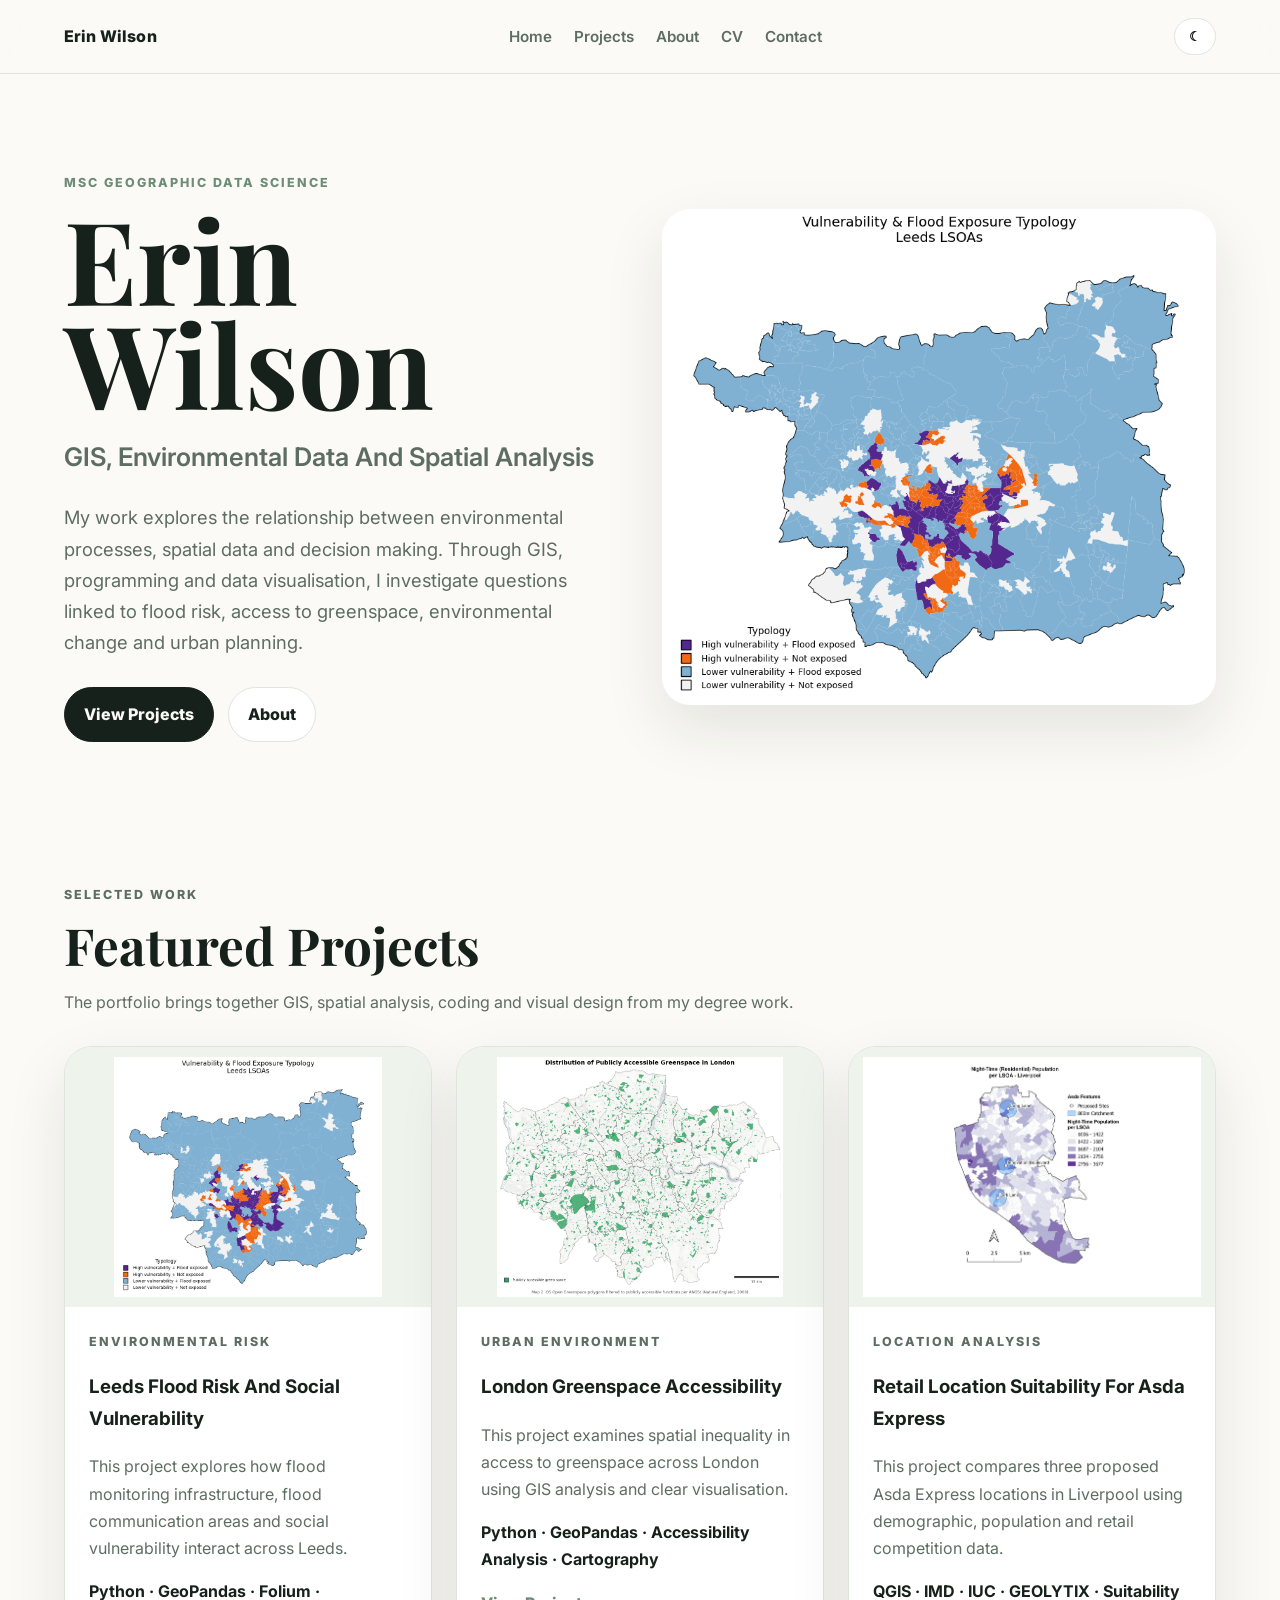
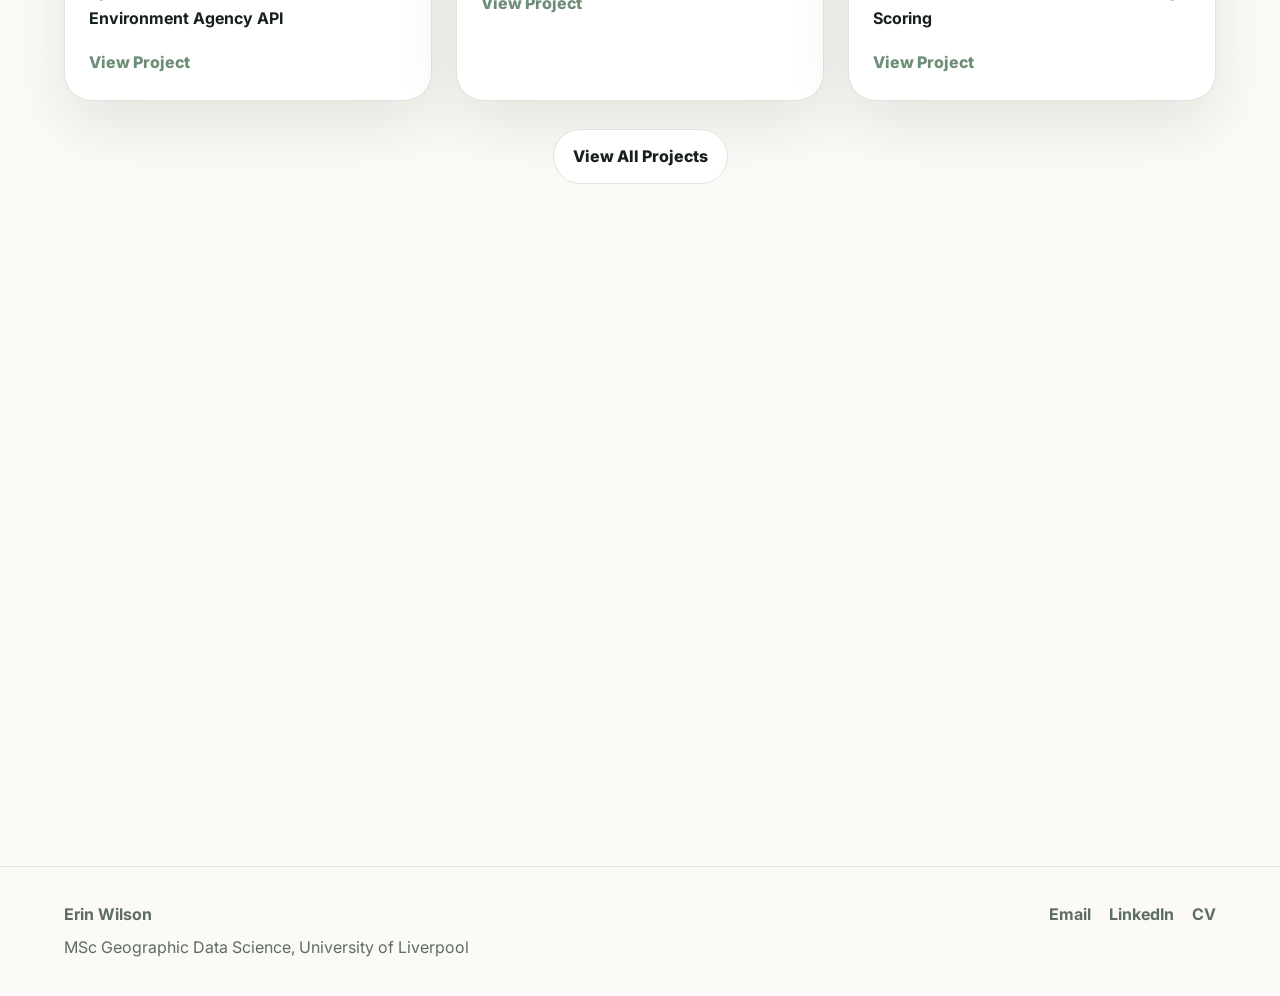
<file: index.html>
<!doctype html>
<html lang="en">
<head>
  <meta charset="utf-8">
  <meta name="viewport" content="width=device-width, initial-scale=1">
  <title>Erin Wilson Portfolio</title>
  <meta name="description" content="Portfolio of Erin Wilson, MSc Geographic Data Science student at the University of Liverpool.">
  <link rel="preconnect" href="https://fonts.googleapis.com">
  <link rel="preconnect" href="https://fonts.gstatic.com" crossorigin>
  <link href="https://fonts.googleapis.com/css2?family=Inter:wght@400;500;600;700;800&family=Playfair+Display:wght@600;700&display=swap" rel="stylesheet">
  <link rel="stylesheet" href="styles.css">
</head>
<body>
<header class="nav">
  <a class="brand" href="index.html">Erin Wilson</a>
  <button class="menu-button" aria-label="Open navigation" type="button">Menu</button>
  <nav>
    <a href="index.html">Home</a>
    <a href="projects.html">Projects</a>
    <a href="about.html">About</a>
    <a href="cv.html">CV</a>
    <a href="contact.html">Contact</a>
  </nav>
  <button class="theme-toggle" type="button" aria-label="Toggle light and dark mode">☾</button>
</header>
<main>

<section class="hero reveal">
  <div class="hero-copy">
    <p class="label">MSc Geographic Data Science</p>
    <h1>Erin Wilson</h1>
    <p class="subtitle">GIS, Environmental Data And Spatial Analysis</p>
    <p class="intro">My work explores the relationship between environmental processes, spatial data and decision making. Through GIS, programming and data visualisation, I investigate questions linked to flood risk, access to greenspace, environmental change and urban planning.</p>
    <div class="actions"><a class="button" href="projects.html">View Projects</a><a class="button quiet" href="about.html">About</a></div>
  </div>
  <button class="hero-image" data-lightbox="Assignment1_envs456_9_0.png"><img src="Assignment1_envs456_9_0.png" alt="Interactive flood risk map visual"></button>
</section>
<section class="section reveal">
  <div class="section-heading"><p class="label">Selected Work</p><h2>Featured Projects</h2><p>The portfolio brings together GIS, spatial analysis, coding and visual design from my degree work.</p></div>
  <div class="project-grid"><article class="project-card reveal">
  <a class="image-link" href="leeds-flood-risk.html"><img src="Assignment1_envs456_9_0.png" alt="Leeds Flood Risk And Social Vulnerability"></a>
  <div class="card-body"><p class="label">Environmental Risk</p><h3>Leeds Flood Risk And Social Vulnerability</h3><p>This project explores how flood monitoring infrastructure, flood communication areas and social vulnerability interact across Leeds.</p><p class="tools-line">Python · GeoPandas · Folium · Environment Agency API</p><a class="text-link" href="leeds-flood-risk.html">View Project</a></div>
</article><article class="project-card reveal">
  <a class="image-link" href="london-greenspace-access.html"><img src="envs456_assignment2_16_0.png" alt="London Greenspace Accessibility"></a>
  <div class="card-body"><p class="label">Urban Environment</p><h3>London Greenspace Accessibility</h3><p>This project examines spatial inequality in access to greenspace across London using GIS analysis and clear visualisation.</p><p class="tools-line">Python · GeoPandas · Accessibility Analysis · Cartography</p><a class="text-link" href="london-greenspace-access.html">View Project</a></div>
</article><article class="project-card reveal">
  <a class="image-link" href="asda-location-suitability.html"><img src="asda_4.png" alt="Retail Location Suitability For Asda Express"></a>
  <div class="card-body"><p class="label">Location Analysis</p><h3>Retail Location Suitability For Asda Express</h3><p>This project compares three proposed Asda Express locations in Liverpool using demographic, population and retail competition data.</p><p class="tools-line">QGIS · IMD · IUC · GEOLYTIX · Suitability Scoring</p><a class="text-link" href="asda-location-suitability.html">View Project</a></div>
</article></div>
  <div class="center"><a class="button quiet" href="projects.html">View All Projects</a></div>
</section>
<section class="split-section reveal">
  <div><p class="label">Current Direction</p><h2>Environmental Data Science</h2></div>
  <div class="panel"><p>I am particularly interested in the use of geospatial data to understand environmental risk, climate resilience and urban systems. My current work is moving towards rainfall driven flood risk modelling using machine learning and UK climate projection data.</p><p>The dissertation section will become the main project once the final research and outputs are complete.</p></div>
</section>
<section class="section reveal">
  <div class="skills-minimal"><span>Python</span><span>R</span><span>QGIS</span><span>ArcGIS Pro</span><span>SQL</span><span>GeoPandas</span><span>Folium</span><span>Spatial Statistics</span><span>Machine Learning</span><span>Cartography</span></div>
</section>
</main>
<footer class="footer">
  <div>
    <strong>Erin Wilson</strong>
    <p>MSc Geographic Data Science, University of Liverpool</p>
  </div>
  <div class="footer-links">
    <a href="mailto:ErinMeganWilson@gmail.com">Email</a>
    <a href="https://www.linkedin.com/in/erinwil" target="_blank" rel="noopener">LinkedIn</a>
    <a href="cv.html">CV</a>
  </div>
</footer>
<div class="lightbox" hidden>
  <button class="close" type="button" aria-label="Close image">×</button>
  <button class="prev" type="button" aria-label="Previous image">‹</button>
  <img alt="Expanded portfolio image">
  <button class="next" type="button" aria-label="Next image">›</button>
</div>
<script src="script.js"></script>
</body>
</html>
</file>
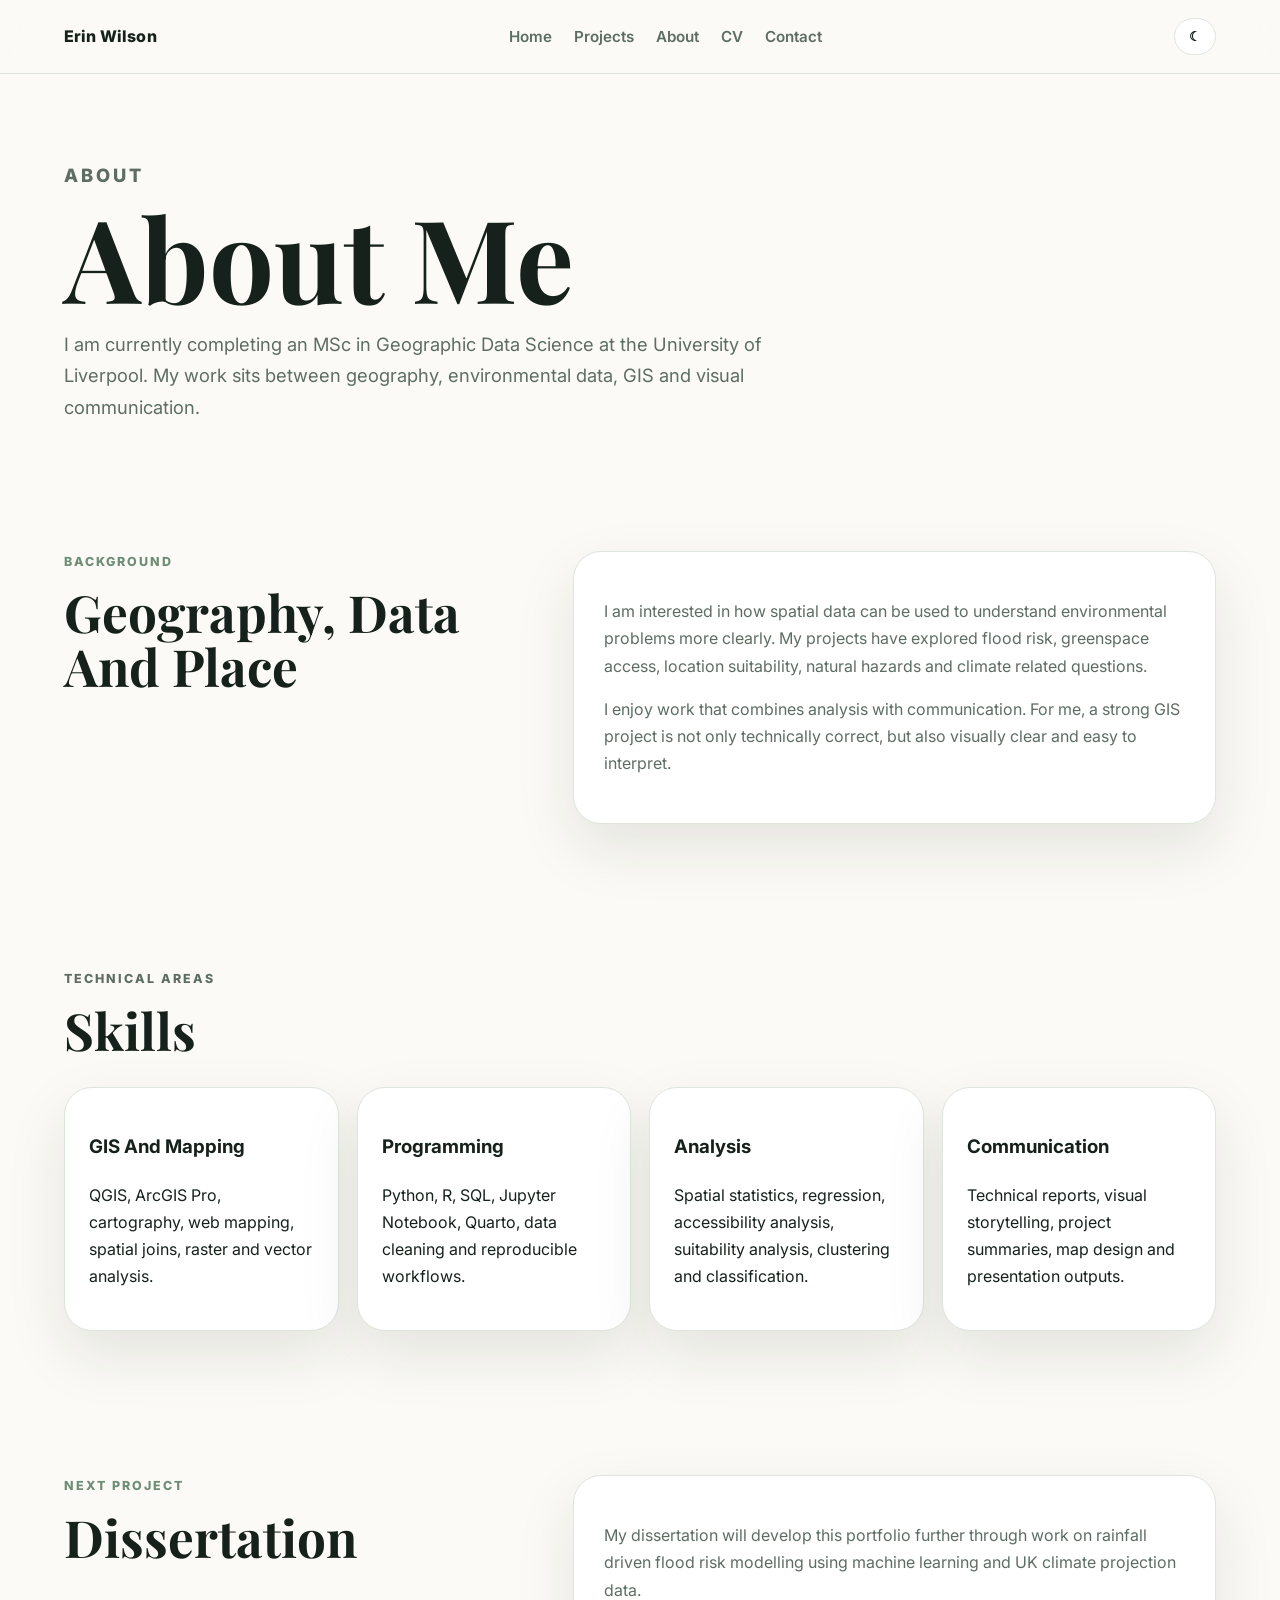
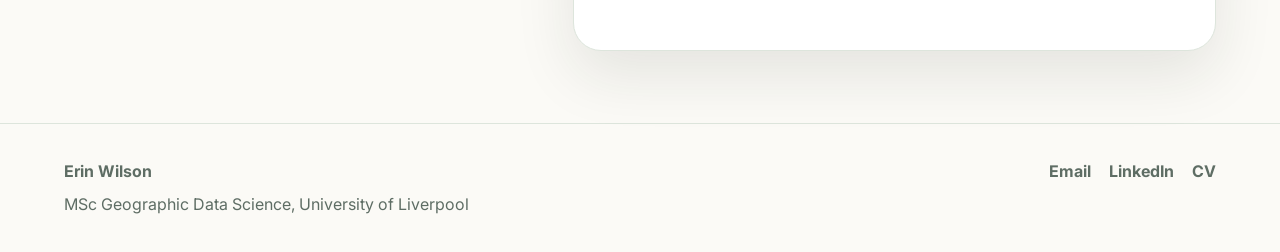
<file: about.html>
<!doctype html>
<html lang="en">
<head>
  <meta charset="utf-8">
  <meta name="viewport" content="width=device-width, initial-scale=1">
  <title>About | Erin Wilson Portfolio</title>
  <meta name="description" content="Portfolio of Erin Wilson, MSc Geographic Data Science student at the University of Liverpool.">
  <link rel="preconnect" href="https://fonts.googleapis.com">
  <link rel="preconnect" href="https://fonts.gstatic.com" crossorigin>
  <link href="https://fonts.googleapis.com/css2?family=Inter:wght@400;500;600;700;800&family=Playfair+Display:wght@600;700&display=swap" rel="stylesheet">
  <link rel="stylesheet" href="styles.css">
</head>
<body>
<header class="nav">
  <a class="brand" href="index.html">Erin Wilson</a>
  <button class="menu-button" aria-label="Open navigation" type="button">Menu</button>
  <nav>
    <a href="index.html">Home</a>
    <a href="projects.html">Projects</a>
    <a href="about.html">About</a>
    <a href="cv.html">CV</a>
    <a href="contact.html">Contact</a>
  </nav>
  <button class="theme-toggle" type="button" aria-label="Toggle light and dark mode">☾</button>
</header>
<main>

<section class="page-hero reveal"><p class="label">About</p><h1>About Me</h1><p>I am currently completing an MSc in Geographic Data Science at the University of Liverpool. My work sits between geography, environmental data, GIS and visual communication.</p></section>
<section class="split-section reveal"><div><p class="label">Background</p><h2>Geography, Data And Place</h2></div><div class="panel"><p>I am interested in how spatial data can be used to understand environmental problems more clearly. My projects have explored flood risk, greenspace access, location suitability, natural hazards and climate related questions.</p><p>I enjoy work that combines analysis with communication. For me, a strong GIS project is not only technically correct, but also visually clear and easy to interpret.</p></div></section>
<section class="section reveal"><div class="section-heading"><p class="label">Technical Areas</p><h2>Skills</h2></div><div class="skills-cards"><div><h3>GIS And Mapping</h3><p>QGIS, ArcGIS Pro, cartography, web mapping, spatial joins, raster and vector analysis.</p></div><div><h3>Programming</h3><p>Python, R, SQL, Jupyter Notebook, Quarto, data cleaning and reproducible workflows.</p></div><div><h3>Analysis</h3><p>Spatial statistics, regression, accessibility analysis, suitability analysis, clustering and classification.</p></div><div><h3>Communication</h3><p>Technical reports, visual storytelling, project summaries, map design and presentation outputs.</p></div></div></section>
<section class="split-section reveal"><div><p class="label">Next Project</p><h2>Dissertation</h2></div><div class="panel"><p>My dissertation will develop this portfolio further through work on rainfall driven flood risk modelling using machine learning and UK climate projection data.</p></div></section>
</main>
<footer class="footer">
  <div>
    <strong>Erin Wilson</strong>
    <p>MSc Geographic Data Science, University of Liverpool</p>
  </div>
  <div class="footer-links">
    <a href="mailto:ErinMeganWilson@gmail.com">Email</a>
    <a href="https://www.linkedin.com/in/erinwil" target="_blank" rel="noopener">LinkedIn</a>
    <a href="cv.html">CV</a>
  </div>
</footer>
<div class="lightbox" hidden>
  <button class="close" type="button" aria-label="Close image">×</button>
  <button class="prev" type="button" aria-label="Previous image">‹</button>
  <img alt="Expanded portfolio image">
  <button class="next" type="button" aria-label="Next image">›</button>
</div>
<script src="script.js"></script>
</body>
</html>
</file>
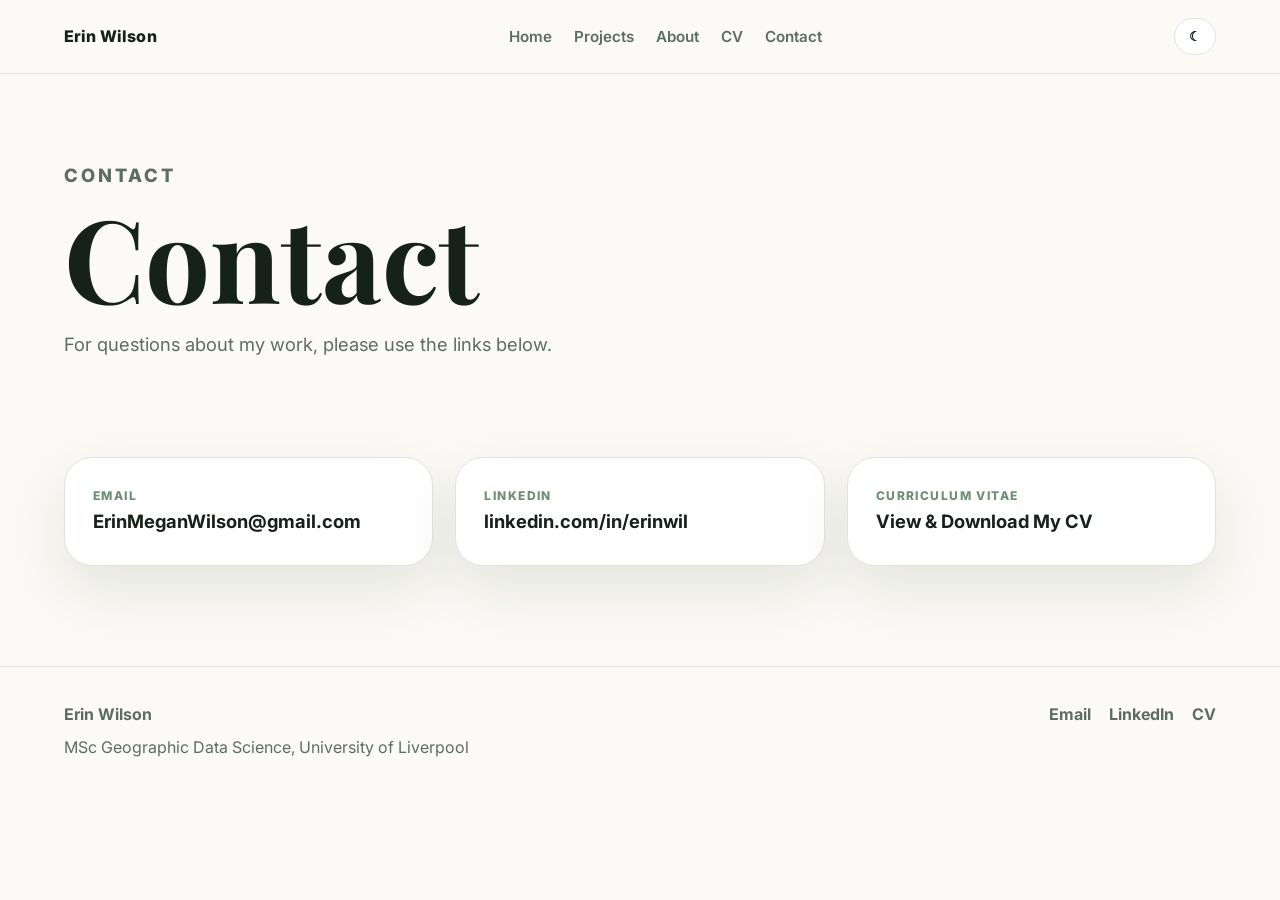
<file: contact.html>
<!doctype html>
<html lang="en">
<head>
  <meta charset="utf-8">
  <meta name="viewport" content="width=device-width, initial-scale=1">
  <title>Contact | Erin Wilson Portfolio</title>
  <meta name="description" content="Portfolio of Erin Wilson, MSc Geographic Data Science student at the University of Liverpool.">
  <link rel="preconnect" href="https://fonts.googleapis.com">
  <link rel="preconnect" href="https://fonts.gstatic.com" crossorigin>
  <link href="https://fonts.googleapis.com/css2?family=Inter:wght@400;500;600;700;800&family=Playfair+Display:wght@600;700&display=swap" rel="stylesheet">
  <link rel="stylesheet" href="styles.css">
</head>
<body>

<header class="nav">
  <a class="brand" href="index.html">Erin Wilson</a>
  <button class="menu-button" aria-label="Open navigation" type="button">Menu</button>
  <nav>
    <a href="index.html">Home</a>
    <a href="projects.html">Projects</a>
    <a href="about.html">About</a>
    <a href="cv.html">CV</a>
    <a href="contact.html">Contact</a>
  </nav>
  <button class="theme-toggle" type="button" aria-label="Toggle light and dark mode">☾</button>
</header>

<main>

<section class="page-hero reveal">
  <p class="label">Contact</p>
  <h1>Contact</h1>
  <p>For questions about my work, please use the links below.</p>
</section>

<section class="contact-grid reveal">

  <a class="contact-card" href="mailto:ErinMeganWilson@gmail.com">
    <span>Email</span>
    <strong>ErinMeganWilson@gmail.com</strong>
  </a>

  <a class="contact-card" href="https://www.linkedin.com/in/erinwil" target="_blank" rel="noopener">
    <span>LinkedIn</span>
    <strong>linkedin.com/in/erinwil</strong>
  </a>

  <a class="contact-card" href="cv.html">
    <span>Curriculum Vitae</span>
    <strong>View & Download My CV</strong>
  </a>

</section>

</main>

<footer class="footer">
  <div>
    <strong>Erin Wilson</strong>
    <p>MSc Geographic Data Science, University of Liverpool</p>
  </div>

  <div class="footer-links">
    <a href="mailto:ErinMeganWilson@gmail.com">Email</a>
    <a href="https://www.linkedin.com/in/erinwil" target="_blank" rel="noopener">LinkedIn</a>
    <a href="cv.html">CV</a>
  </div>
</footer>

<div class="lightbox" hidden>
  <button class="close" type="button" aria-label="Close image">×</button>
  <button class="prev" type="button" aria-label="Previous image">‹</button>
  <img alt="Expanded portfolio image">
  <button class="next" type="button" aria-label="Next image">›</button>
</div>

<script src="script.js"></script>

</body>
</html>
</file>
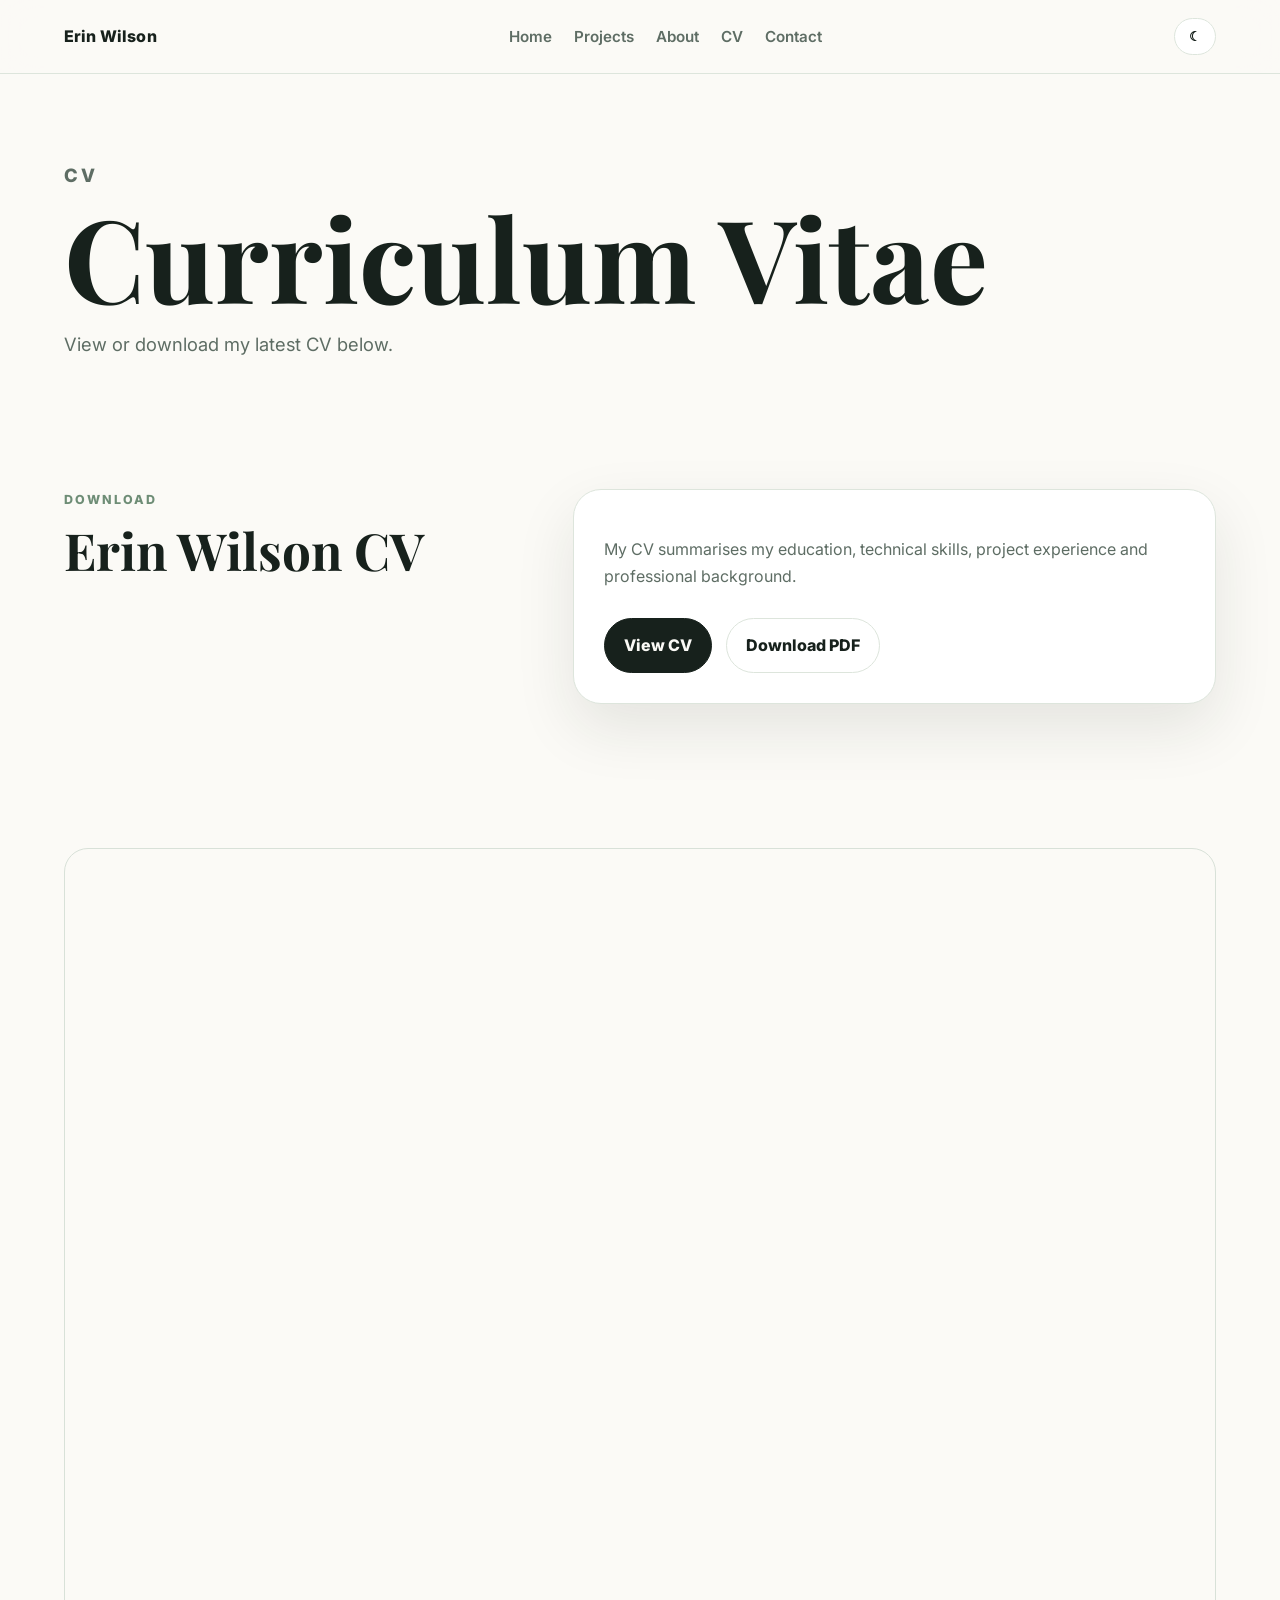
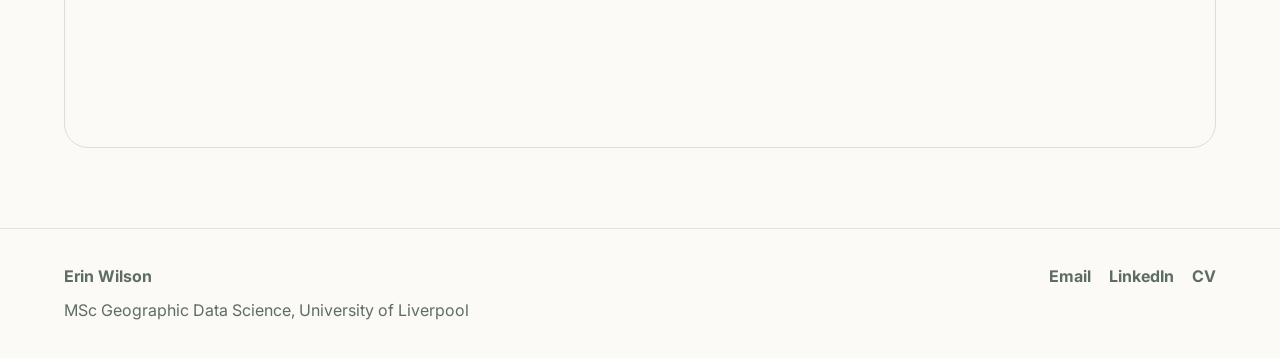
<file: cv.html>
<!doctype html>
<html lang="en">
<head>
  <meta charset="utf-8">
  <meta name="viewport" content="width=device-width, initial-scale=1">
  <title>CV | Erin Wilson Portfolio</title>
  <meta name="description" content="Portfolio of Erin Wilson, MSc Geographic Data Science student at the University of Liverpool.">
  <link rel="preconnect" href="https://fonts.googleapis.com">
  <link rel="preconnect" href="https://fonts.gstatic.com" crossorigin>
  <link href="https://fonts.googleapis.com/css2?family=Inter:wght@400;500;600;700;800&family=Playfair+Display:wght@600;700&display=swap" rel="stylesheet">
  <link rel="stylesheet" href="styles.css">
</head>
<body>
<header class="nav">
  <a class="brand" href="index.html">Erin Wilson</a>
  <button class="menu-button" aria-label="Open navigation" type="button">Menu</button>
  <nav>
    <a href="index.html">Home</a>
    <a href="projects.html">Projects</a>
    <a href="about.html">About</a>
    <a href="cv.html">CV</a>
    <a href="contact.html">Contact</a>
  </nav>
  <button class="theme-toggle" type="button" aria-label="Toggle light and dark mode">☾</button>
</header>
<main>

<section class="page-hero reveal">
  <p class="label">CV</p>
  <h1>Curriculum Vitae</h1>
  <p>View or download my latest CV below.</p>
</section>

<section class="split-section reveal">
  <div>
    <p class="label">Download</p>
    <h2>Erin Wilson CV</h2>
  </div>

  <div class="panel">
    <p>
      My CV summarises my education, technical skills, project experience and professional background.
    </p>

    <div class="actions">
      <a class="button" href="CV_2026.pdf" target="_blank" rel="noopener">View CV</a>
      <a class="button quiet" href="CV_2026.pdf" download>Download PDF</a>
    </div>
  </div>
</section>

<section class="section reveal">
  <iframe 
    src="CV_2026.pdf"
    title="Erin Wilson CV"
    style="width:100%; height:900px; border:1px solid #d8e1d8; border-radius:24px;">
  </iframe>
</section>

</main>
<footer class="footer">
  <div>
    <strong>Erin Wilson</strong>
    <p>MSc Geographic Data Science, University of Liverpool</p>
  </div>
  <div class="footer-links">
    <a href="mailto:ErinMeganWilson@gmail.com">Email</a>
    <a href="https://www.linkedin.com/in/erinwil" target="_blank" rel="noopener">LinkedIn</a>
    <a href="cv.html">CV</a>
  </div>
</footer>
<div class="lightbox" hidden>
  <button class="close" type="button" aria-label="Close image">×</button>
  <button class="prev" type="button" aria-label="Previous image">‹</button>
  <img alt="Expanded portfolio image">
  <button class="next" type="button" aria-label="Next image">›</button>
</div>
<script src="script.js"></script>
</body>
</html>
</file>
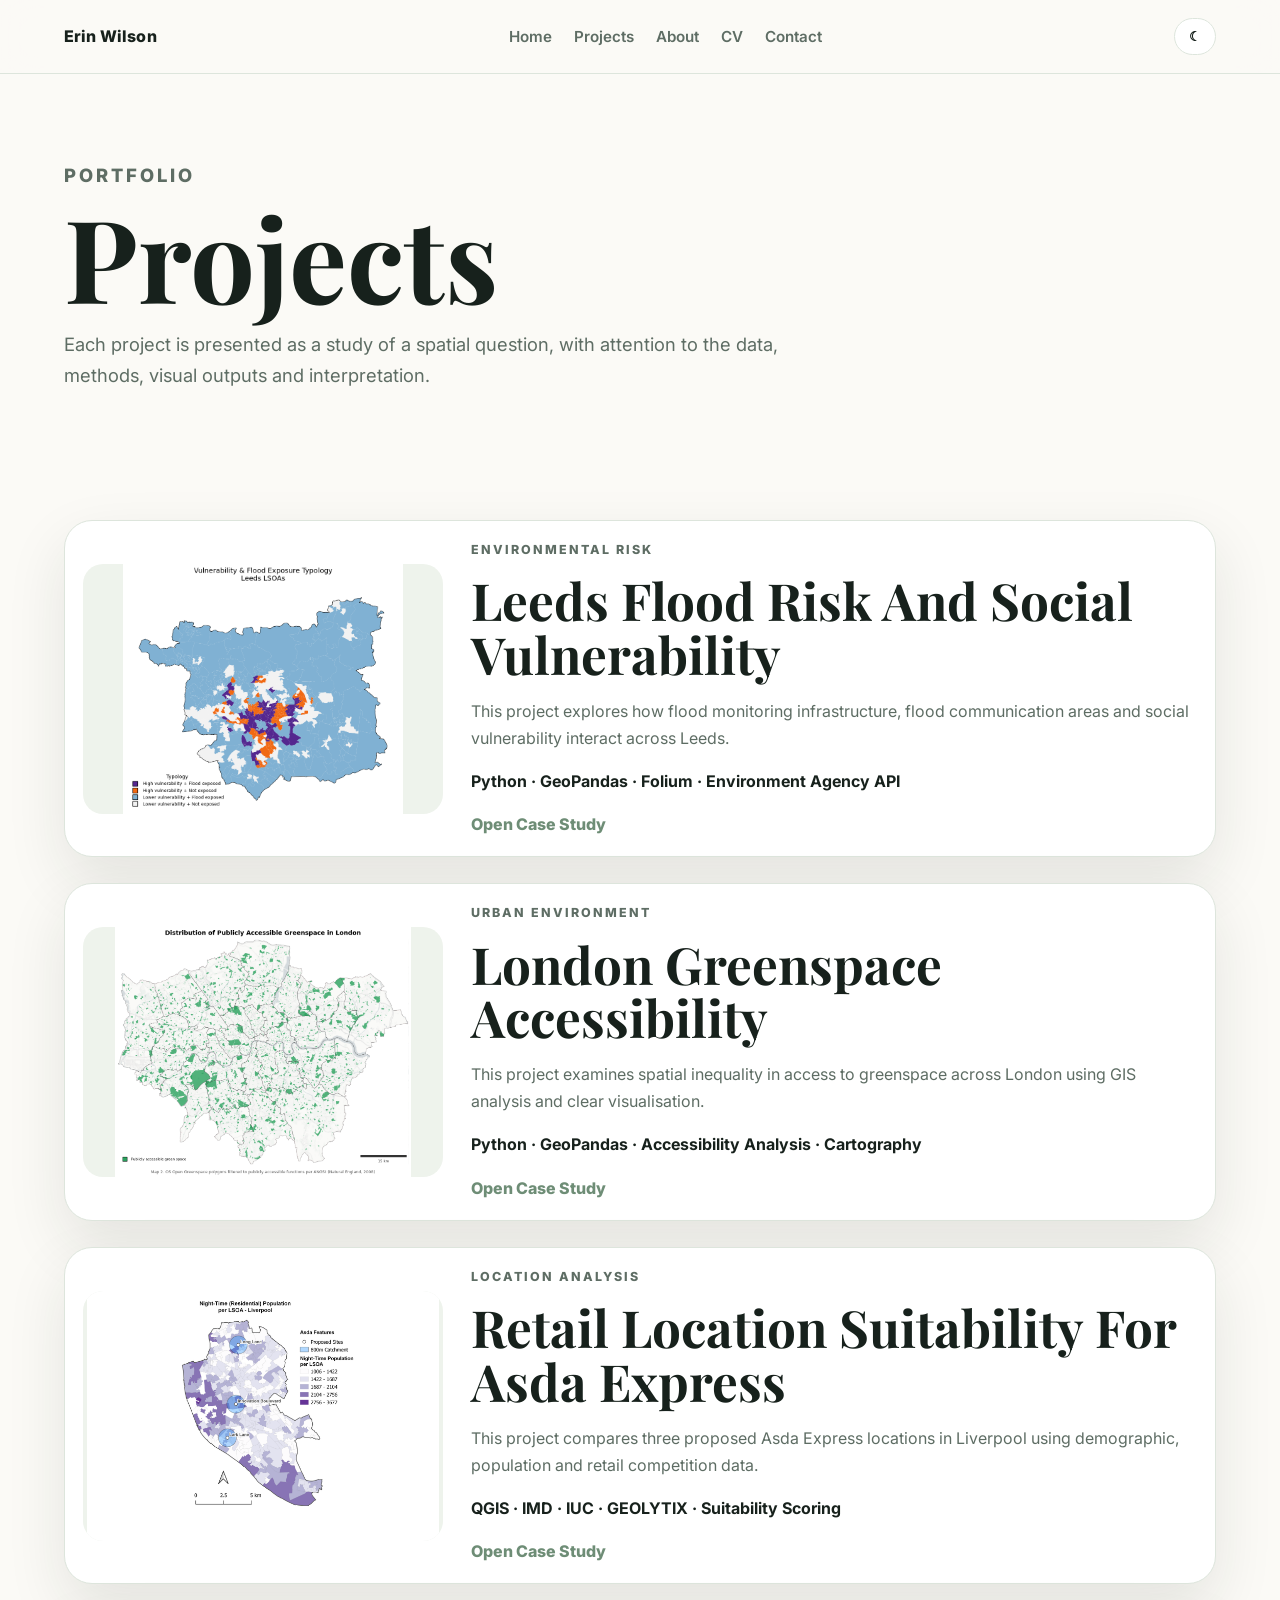
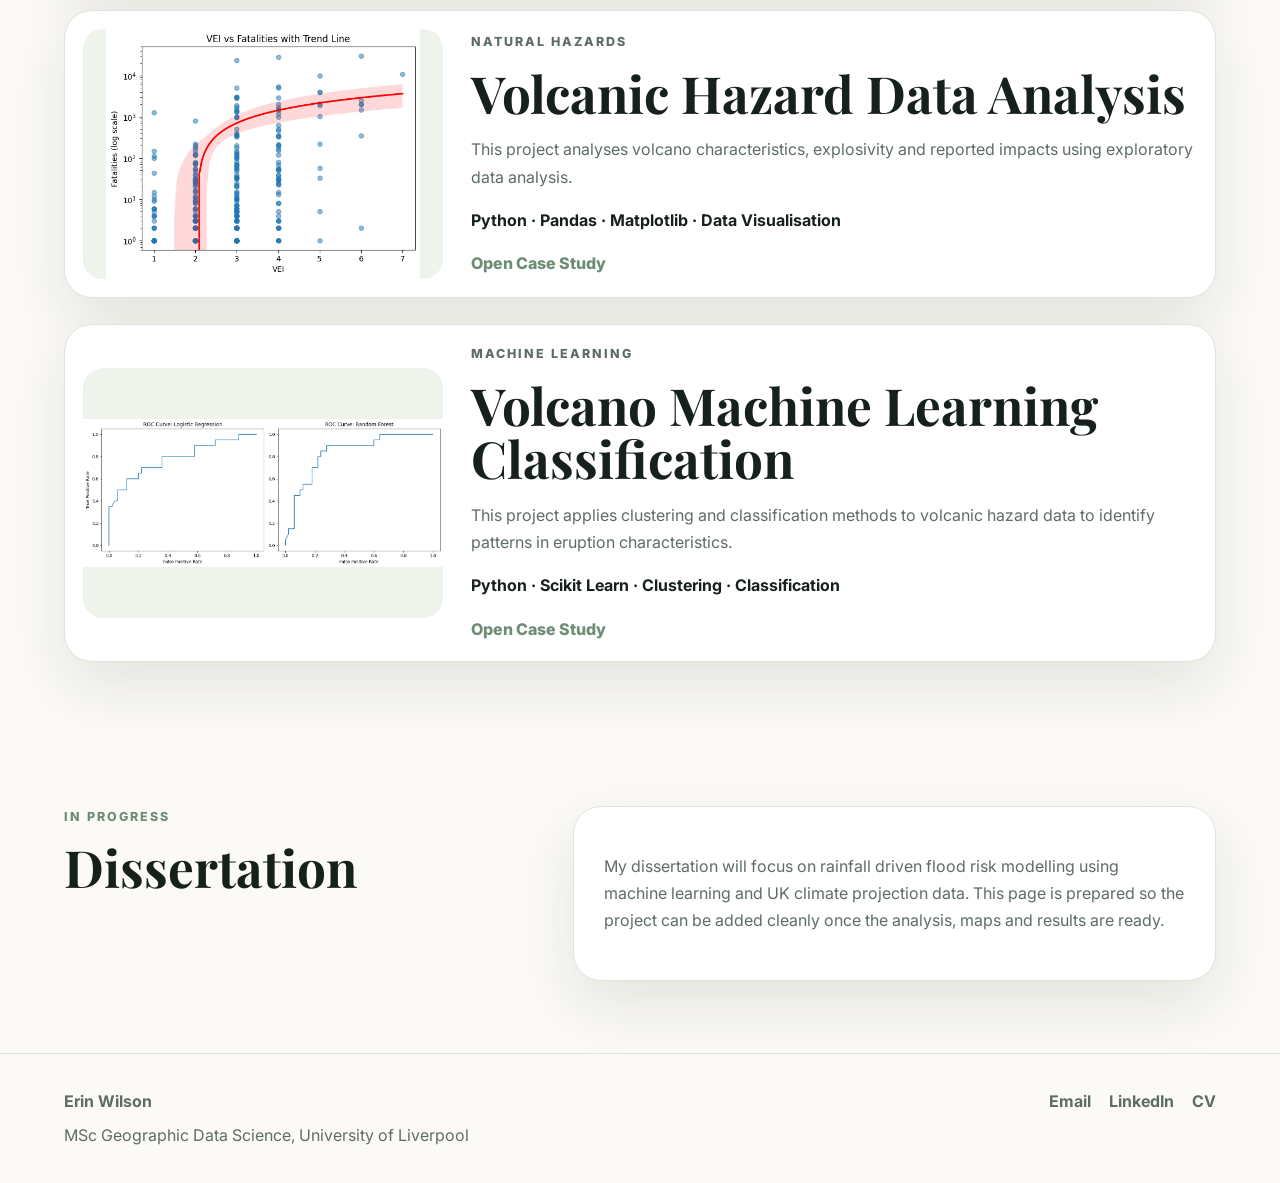
<file: projects.html>
<!doctype html>
<html lang="en">
<head>
  <meta charset="utf-8">
  <meta name="viewport" content="width=device-width, initial-scale=1">
  <title>Projects | Erin Wilson Portfolio</title>
  <meta name="description" content="Portfolio of Erin Wilson, MSc Geographic Data Science student at the University of Liverpool.">
  <link rel="preconnect" href="https://fonts.googleapis.com">
  <link rel="preconnect" href="https://fonts.gstatic.com" crossorigin>
  <link href="https://fonts.googleapis.com/css2?family=Inter:wght@400;500;600;700;800&family=Playfair+Display:wght@600;700&display=swap" rel="stylesheet">
  <link rel="stylesheet" href="styles.css">
</head>
<body>
<header class="nav">
  <a class="brand" href="index.html">Erin Wilson</a>
  <button class="menu-button" aria-label="Open navigation" type="button">Menu</button>
  <nav>
    <a href="index.html">Home</a>
    <a href="projects.html">Projects</a>
    <a href="about.html">About</a>
    <a href="cv.html">CV</a>
    <a href="contact.html">Contact</a>
  </nav>
  <button class="theme-toggle" type="button" aria-label="Toggle light and dark mode">☾</button>
</header>
<main>

<section class="page-hero reveal"><p class="label">Portfolio</p><h1>Projects</h1><p>Each project is presented as a study of a spatial question, with attention to the data, methods, visual outputs and interpretation.</p></section>
<section class="section project-list"><article class="project-row reveal">
  <a class="row-image" href="leeds-flood-risk.html"><img src="Assignment1_envs456_9_0.png" alt="Leeds Flood Risk And Social Vulnerability"></a>
  <div><p class="label">Environmental Risk</p><h2>Leeds Flood Risk And Social Vulnerability</h2><p>This project explores how flood monitoring infrastructure, flood communication areas and social vulnerability interact across Leeds.</p><p class="tools-line">Python · GeoPandas · Folium · Environment Agency API</p><a class="text-link" href="leeds-flood-risk.html">Open Case Study</a></div>
</article><article class="project-row reveal">
  <a class="row-image" href="london-greenspace-access.html"><img src="envs456_assignment2_16_0.png" alt="London Greenspace Accessibility"></a>
  <div><p class="label">Urban Environment</p><h2>London Greenspace Accessibility</h2><p>This project examines spatial inequality in access to greenspace across London using GIS analysis and clear visualisation.</p><p class="tools-line">Python · GeoPandas · Accessibility Analysis · Cartography</p><a class="text-link" href="london-greenspace-access.html">Open Case Study</a></div>
</article><article class="project-row reveal">
  <a class="row-image" href="asda-location-suitability.html"><img src="asda_4.png" alt="Retail Location Suitability For Asda Express"></a>
  <div><p class="label">Location Analysis</p><h2>Retail Location Suitability For Asda Express</h2><p>This project compares three proposed Asda Express locations in Liverpool using demographic, population and retail competition data.</p><p class="tools-line">QGIS · IMD · IUC · GEOLYTIX · Suitability Scoring</p><a class="text-link" href="asda-location-suitability.html">Open Case Study</a></div>
</article><article class="project-row reveal">
  <a class="row-image" href="volcano-data-analysis.html"><img src="Assignment1_19_0.png" alt="Volcanic Hazard Data Analysis"></a>
  <div><p class="label">Natural Hazards</p><h2>Volcanic Hazard Data Analysis</h2><p>This project analyses volcano characteristics, explosivity and reported impacts using exploratory data analysis.</p><p class="tools-line">Python · Pandas · Matplotlib · Data Visualisation</p><a class="text-link" href="volcano-data-analysis.html">Open Case Study</a></div>
</article><article class="project-row reveal">
  <a class="row-image" href="volcano-machine-learning.html"><img src="Assignment2_24_0.png" alt="Volcano Machine Learning Classification"></a>
  <div><p class="label">Machine Learning</p><h2>Volcano Machine Learning Classification</h2><p>This project applies clustering and classification methods to volcanic hazard data to identify patterns in eruption characteristics.</p><p class="tools-line">Python · Scikit Learn · Clustering · Classification</p><a class="text-link" href="volcano-machine-learning.html">Open Case Study</a></div>
</article></section>
<section class="split-section reveal"><div><p class="label">In Progress</p><h2>Dissertation</h2></div><div class="panel"><p>My dissertation will focus on rainfall driven flood risk modelling using machine learning and UK climate projection data. This page is prepared so the project can be added cleanly once the analysis, maps and results are ready.</p></div></section>
</main>
<footer class="footer">
  <div>
    <strong>Erin Wilson</strong>
    <p>MSc Geographic Data Science, University of Liverpool</p>
  </div>
  <div class="footer-links">
    <a href="mailto:ErinMeganWilson@gmail.com">Email</a>
    <a href="https://www.linkedin.com/in/erinwil" target="_blank" rel="noopener">LinkedIn</a>
    <a href="cv.html">CV</a>
  </div>
</footer>
<div class="lightbox" hidden>
  <button class="close" type="button" aria-label="Close image">×</button>
  <button class="prev" type="button" aria-label="Previous image">‹</button>
  <img alt="Expanded portfolio image">
  <button class="next" type="button" aria-label="Next image">›</button>
</div>
<script src="script.js"></script>
</body>
</html>
</file>
<file: styles.css>
:root{--bg:#fbfaf6;--paper:#ffffff;--ink:#17211c;--muted:#5e6d64;--soft:#eef3ec;--line:#dde5dc;--accent:#6e8d76;--accent-2:#dfe9e0;--shadow:0 24px 60px rgba(27,40,32,.10);--radius:28px}*{box-sizing:border-box}html{scroll-behavior:smooth}body{margin:0;font-family:Inter,system-ui,sans-serif;background:var(--bg);color:var(--ink);line-height:1.7}body.dark{--bg:#111713;--paper:#18211c;--ink:#f4f4ef;--muted:#c4cdc5;--soft:#223027;--line:#324439;--accent:#a8c3ad;--accent-2:#26362c;--shadow:0 24px 60px rgba(0,0,0,.35)}a{color:inherit}img{max-width:100%;display:block}.nav{position:sticky;top:0;z-index:20;display:flex;align-items:center;justify-content:space-between;padding:18px 5vw;background:rgba(251,250,246,.86);backdrop-filter:blur(18px);border-bottom:1px solid var(--line)}body.dark .nav{background:rgba(17,23,19,.86)}.brand{font-weight:800;text-decoration:none;letter-spacing:.01em}.nav nav{display:flex;gap:22px;align-items:center}.nav nav a{text-decoration:none;color:var(--muted);font-size:.95rem;font-weight:600}.nav nav a:hover{color:var(--ink)}.theme-toggle,.menu-button{border:1px solid var(--line);background:var(--paper);color:var(--ink);border-radius:999px;padding:10px 14px;font-weight:700;cursor:pointer}.menu-button{display:none}.hero{display:grid;grid-template-columns:1fr 1fr;gap:44px;align-items:center;min-height:82vh;padding:76px 5vw 48px}.hero h1,.page-hero h1,.case-hero h1{font-family:Playfair Display,serif;font-size:clamp(4rem,9vw,9rem);line-height:.9;margin:0 0 20px}.subtitle{font-size:clamp(1.25rem,2vw,2rem);margin:0 0 24px;color:var(--muted);font-weight:600}.intro,.page-hero p,.case-hero p{font-size:1.15rem;max-width:760px;color:var(--muted)}.label{font-size:.78rem;letter-spacing:.16em;text-transform:uppercase;color:var(--accent);font-weight:800;margin:0 0 14px}.actions{display:flex;gap:14px;flex-wrap:wrap;margin-top:28px}.button{display:inline-flex;align-items:center;justify-content:center;padding:13px 19px;border-radius:999px;background:var(--ink);color:var(--bg);text-decoration:none;font-weight:800;border:1px solid var(--ink)}.button.quiet{background:var(--paper);color:var(--ink);border-color:var(--line)}.button.disabled{opacity:.55;pointer-events:none}.hero-image,.case-image,.gallery-item{border:0;padding:0;background:var(--paper);border-radius:var(--radius);overflow:hidden;box-shadow:var(--shadow);cursor:zoom-in}.hero-image img,.case-image img{width:100%;height:auto;object-fit:contain;background:var(--soft)}.section{padding:72px 5vw}.section-heading{max-width:760px;margin-bottom:30px}.section-heading h2,.split-section h2,.panel h2,.project-row h2{font-family:Playfair Display,serif;font-size:clamp(2rem,4vw,4rem);line-height:1.05;margin:0 0 12px}.section-heading p,.panel p,.project-card p,.project-row p{color:var(--muted)}.project-grid{display:grid;grid-template-columns:repeat(3,minmax(0,1fr));gap:24px}.project-card,.project-row,.panel,.contact-card,.skills-cards div{background:var(--paper);border:1px solid var(--line);border-radius:var(--radius);box-shadow:var(--shadow)}.project-card{overflow:hidden}.image-link img,.project-card img{width:100%;height:260px;object-fit:contain;background:var(--soft);padding:10px}.card-body{padding:24px}.tools-line{font-weight:700;color:var(--ink)!important}.text-link{font-weight:800;color:var(--accent);text-decoration:none}.center{text-align:center;margin-top:28px}.split-section{display:grid;grid-template-columns:.85fr 1.15fr;gap:34px;padding:72px 5vw;align-items:start}.panel{padding:30px}.skills-minimal{display:flex;flex-wrap:wrap;gap:12px}.skills-minimal span,.meta span{padding:10px 14px;border-radius:999px;background:var(--soft);border:1px solid var(--line);font-weight:700;color:var(--muted)}.page-hero{padding:86px 5vw 38px}.project-list{display:grid;gap:26px}.project-row{display:grid;grid-template-columns:360px 1fr;gap:28px;padding:18px;align-items:center}.row-image img{width:100%;height:250px;object-fit:contain;background:var(--soft);border-radius:20px}.case-hero{display:grid;grid-template-columns:1fr 1fr;gap:44px;align-items:center;padding:76px 5vw 44px}.case-grid{display:grid;grid-template-columns:1fr 1fr;gap:24px;padding:32px 5vw}.panel li{margin:9px 0;color:var(--muted)}.gallery{display:grid;grid-template-columns:repeat(3,minmax(0,1fr));gap:18px}.gallery-item img{width:100%;height:260px;object-fit:contain;background:var(--soft);padding:8px}.skills-cards{display:grid;grid-template-columns:repeat(4,minmax(0,1fr));gap:18px}.skills-cards div{padding:24px}.contact-grid{display:grid;grid-template-columns:repeat(3,minmax(0,1fr));gap:22px;padding:40px 5vw 100px}.contact-card{padding:28px;text-decoration:none}.contact-card span{display:block;color:var(--accent);font-weight:800;text-transform:uppercase;letter-spacing:.12em;font-size:.75rem}.contact-card strong{font-size:1.15rem;word-break:break-word}.footer{display:flex;justify-content:space-between;gap:20px;padding:34px 5vw;border-top:1px solid var(--line);color:var(--muted)}.footer p{margin:6px 0 0}.footer-links{display:flex;gap:18px}.footer a{text-decoration:none;font-weight:700}.reveal{opacity:0;transform:translateY(18px);transition:opacity .7s ease,transform .7s ease}.reveal.visible{opacity:1;transform:none}.lightbox{position:fixed;inset:0;background:rgba(10,14,12,.88);z-index:99;display:grid;place-items:center;padding:40px}.lightbox[hidden]{display:none}.lightbox img{max-width:92vw;max-height:86vh;border-radius:18px;background:white}.close,.prev,.next{position:absolute;border:0;border-radius:999px;background:white;color:#111;font-size:28px;width:48px;height:48px;cursor:pointer}.close{top:22px;right:22px}.prev{left:22px}.next{right:22px}@media(max-width:900px){.menu-button{display:inline-flex}.nav nav{display:none;position:absolute;top:68px;left:5vw;right:5vw;flex-direction:column;align-items:flex-start;background:var(--paper);border:1px solid var(--line);border-radius:22px;padding:20px;box-shadow:var(--shadow)}.nav nav.open{display:flex}.hero,.case-hero,.split-section,.case-grid{grid-template-columns:1fr}.project-grid,.gallery,.skills-cards,.contact-grid{grid-template-columns:1fr}.project-row{grid-template-columns:1fr}.hero{min-height:auto;padding-top:54px}.hero h1,.page-hero h1,.case-hero h1{font-size:clamp(3.2rem,16vw,5rem)}.footer{flex-direction:column}.footer-links{flex-wrap:wrap}}
</file>
